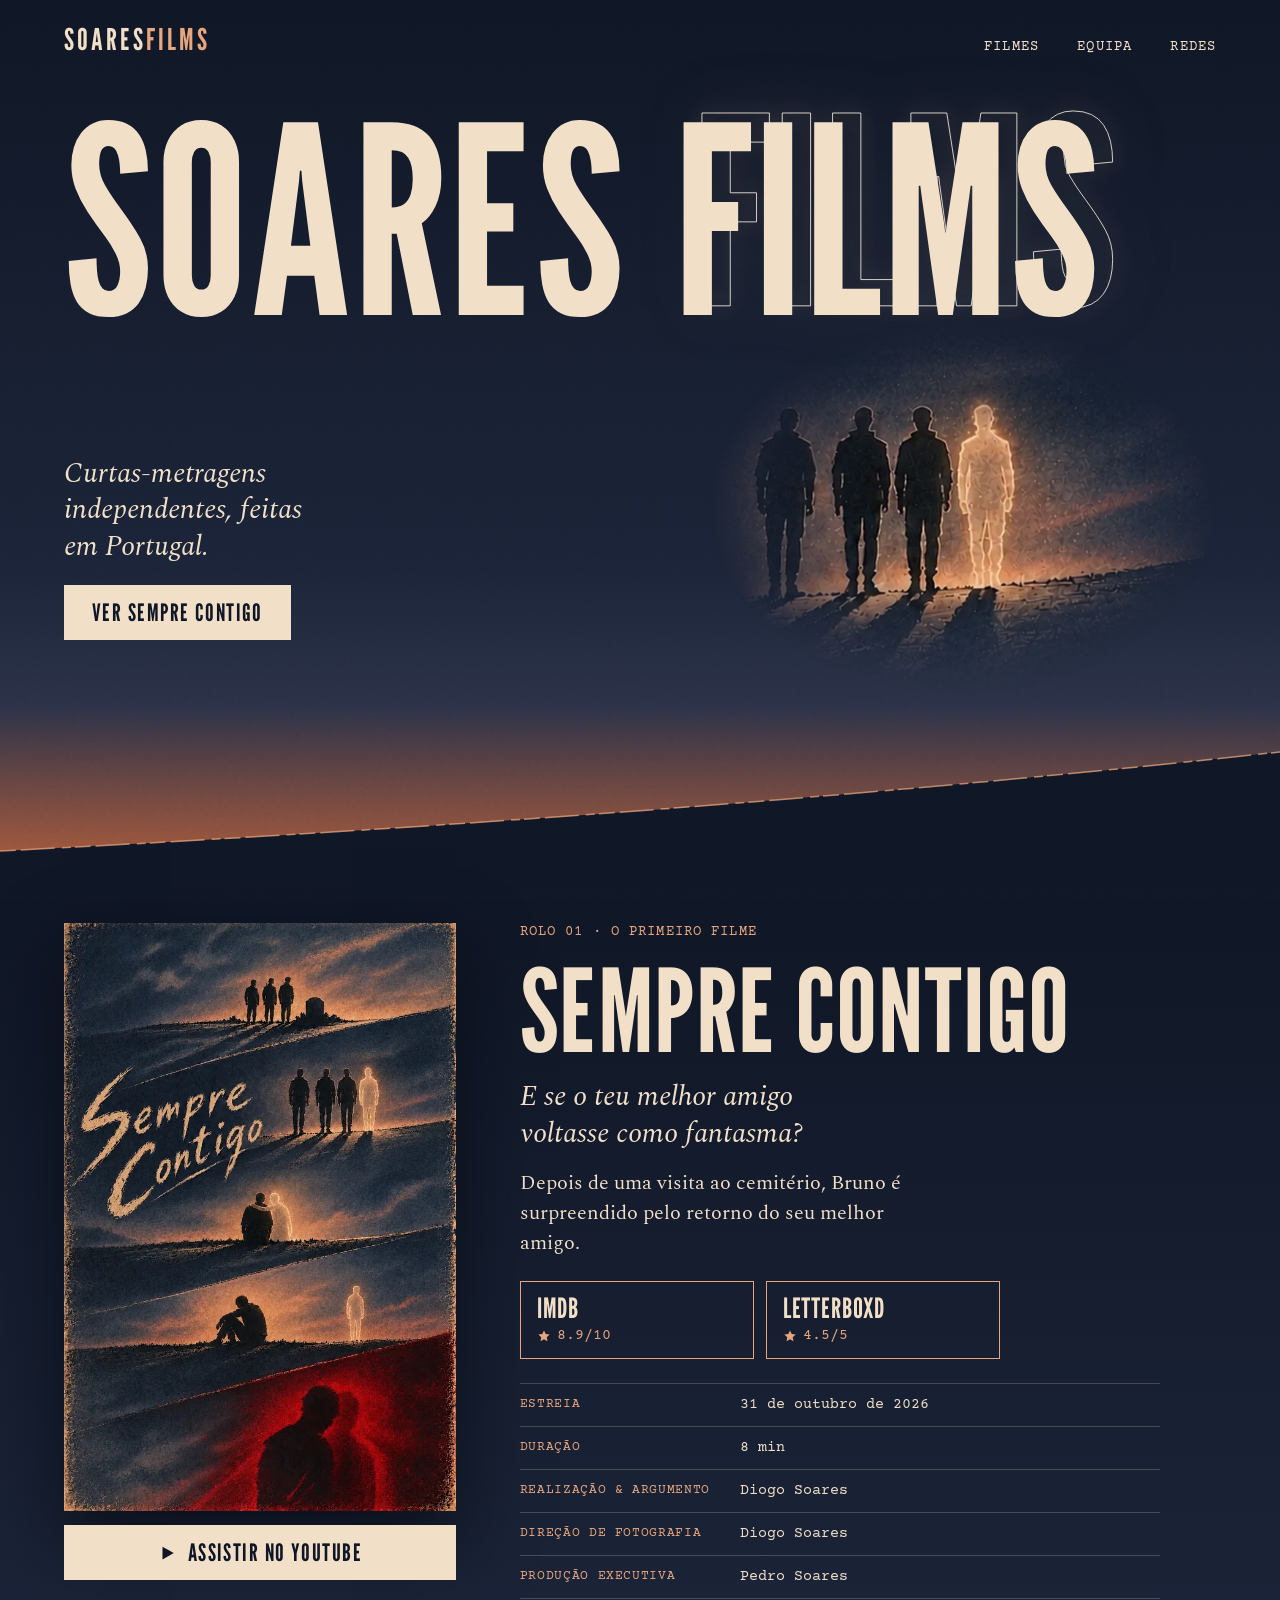
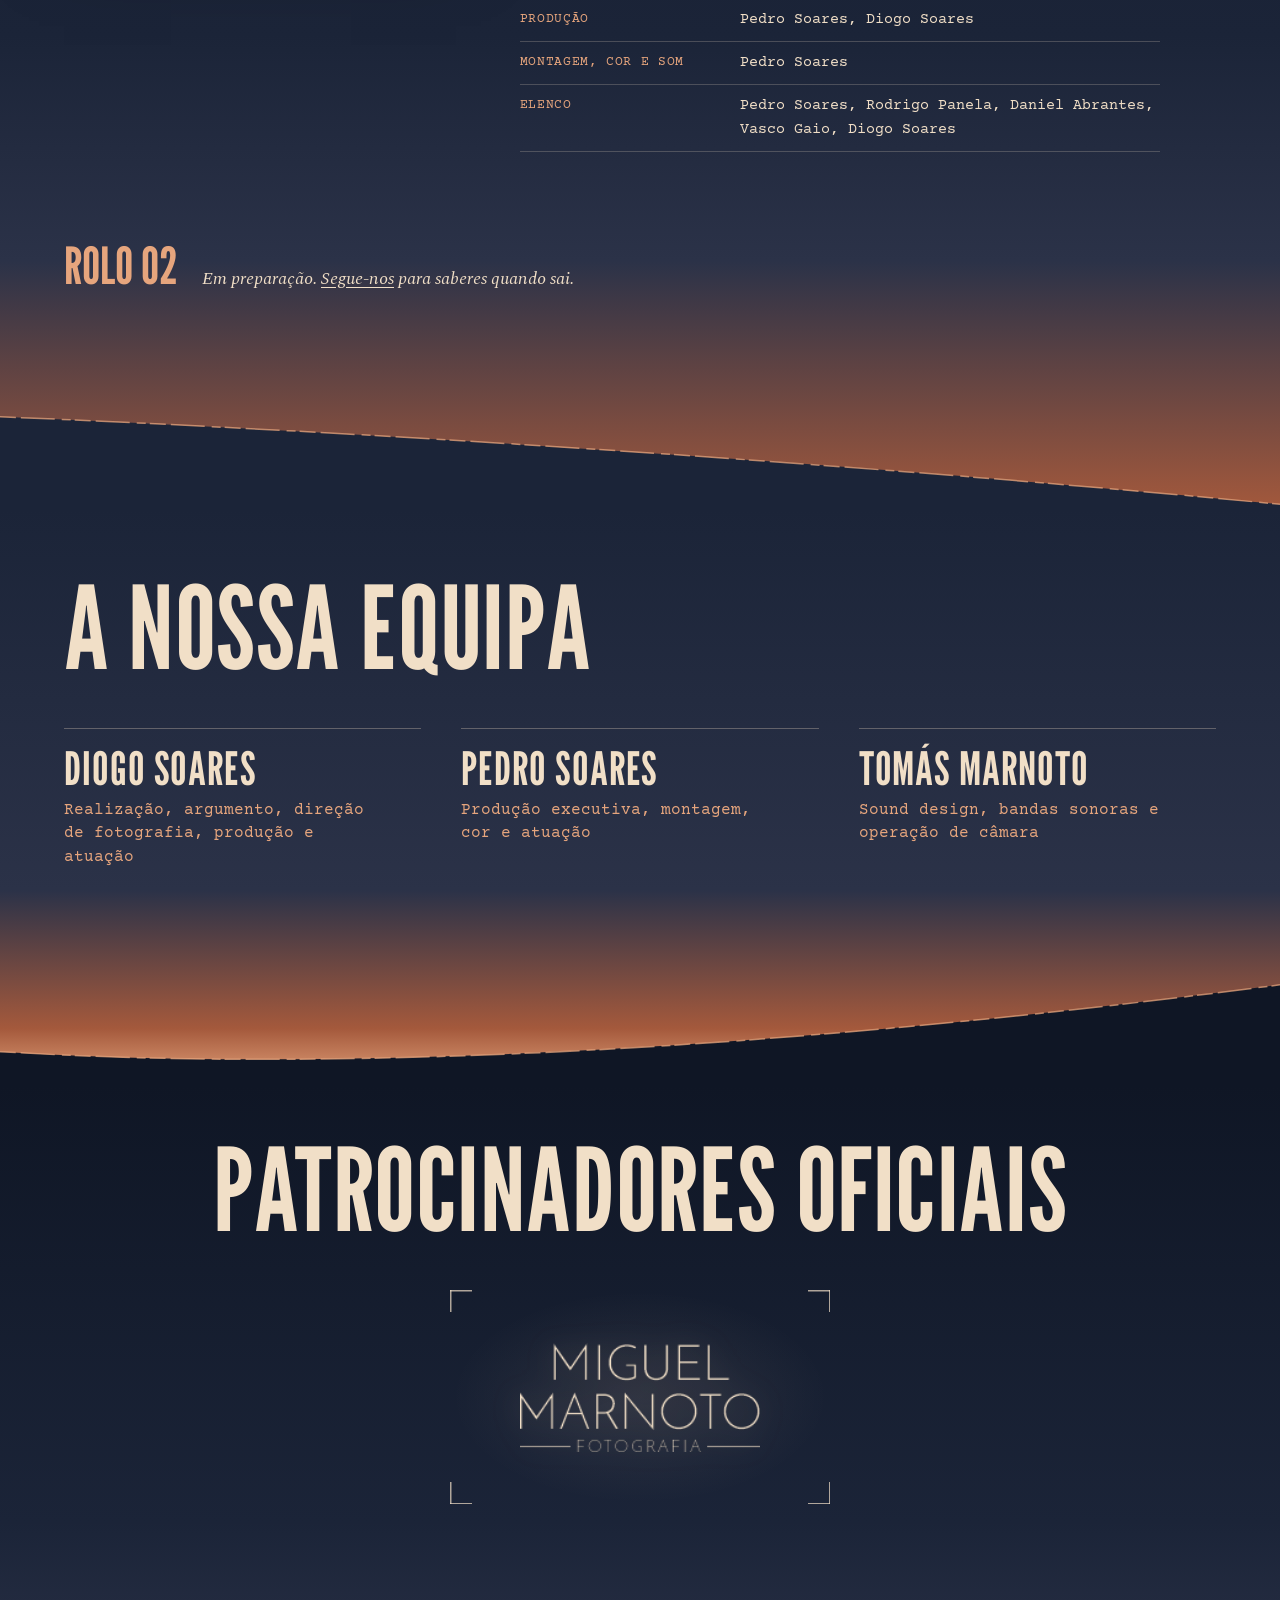
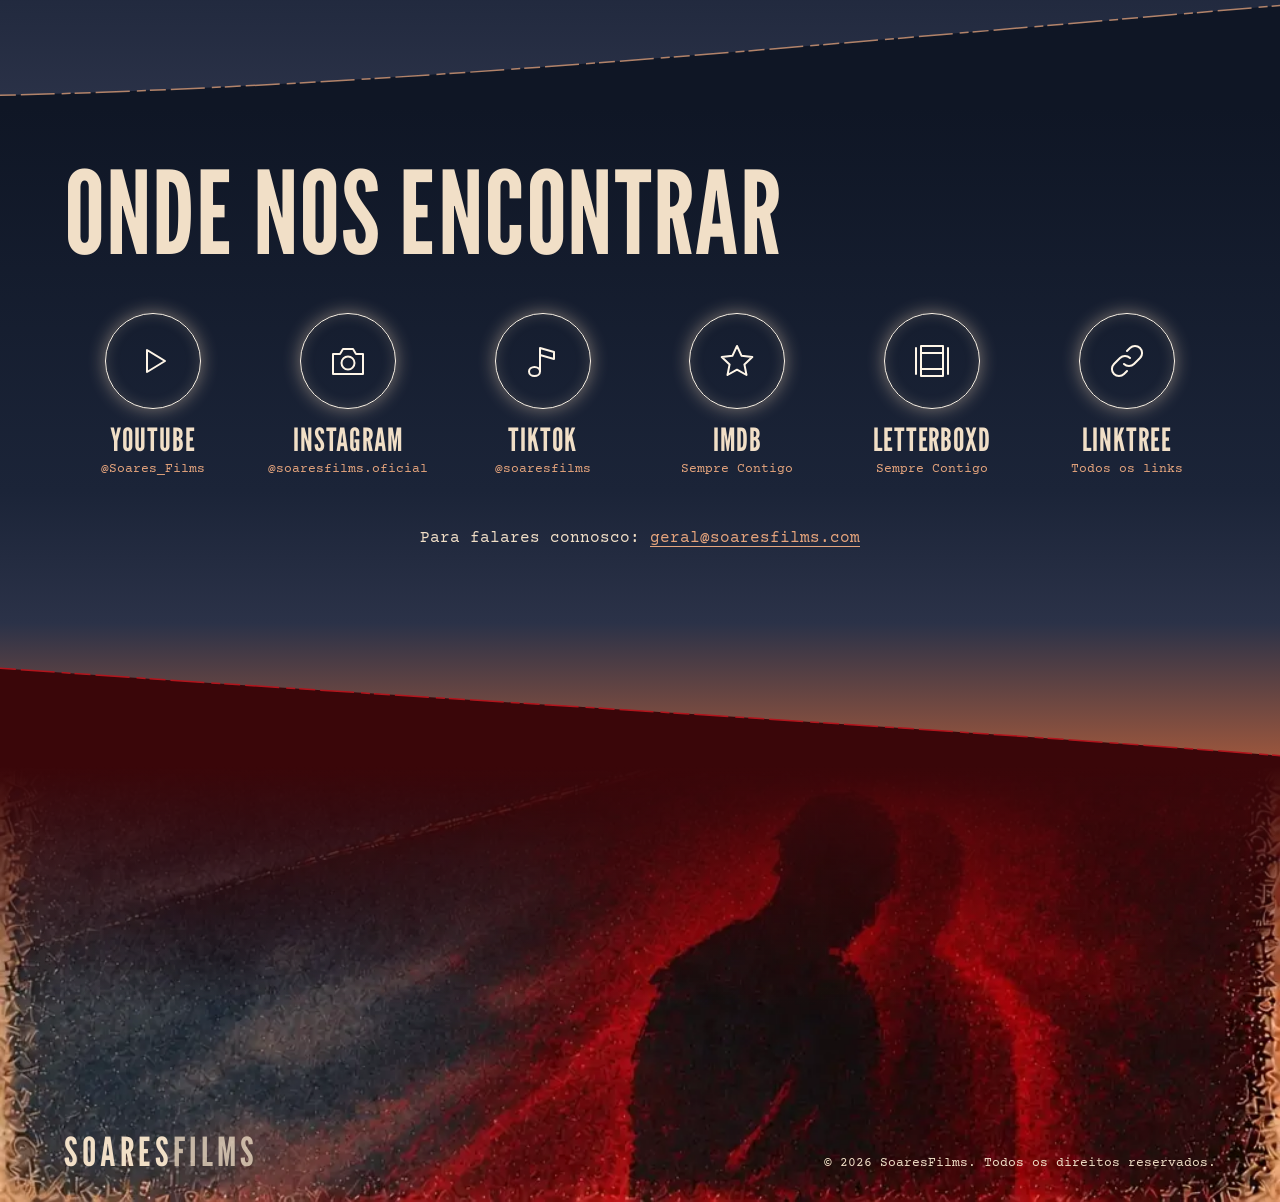
<file: index.html>
<!DOCTYPE html>
<html lang="pt-PT">
<head>
  <meta charset="utf-8">
  <meta name="viewport" content="width=device-width, initial-scale=1, viewport-fit=cover">
  <title>SoaresFilms</title>
  <meta name="description" content="SoaresFilms é uma produtora independente de curtas-metragens em Portugal. Vê o nosso primeiro filme, Sempre Contigo, no YouTube.">
  <meta name="theme-color" content="#0f1625">
  <meta http-equiv="Content-Security-Policy" content="default-src 'self'; script-src 'self'; style-src 'self'; img-src 'self' data:; font-src 'self'; connect-src 'self'; object-src 'none'; base-uri 'self'; form-action 'none'; upgrade-insecure-requests">
  <meta name="referrer" content="strict-origin-when-cross-origin">

  <link rel="canonical" href="https://soaresfilms.com/">
  <meta property="og:type" content="website">
  <meta property="og:locale" content="pt_PT">
  <meta property="og:site_name" content="SoaresFilms">
  <meta property="og:title" content="SoaresFilms">
  <meta property="og:description" content="Curtas-metragens independentes, feitas em Portugal. Vê o nosso primeiro filme, Sempre Contigo.">
  <meta property="og:url" content="https://soaresfilms.com/">
  <meta property="og:image" content="https://soaresfilms.com/assets/img/og.jpg">
  <meta property="og:image:width" content="1200">
  <meta property="og:image:height" content="630">
  <meta name="twitter:card" content="summary_large_image">

  <link rel="icon" href="favicon.ico" sizes="32x32">
  <link rel="icon" href="assets/img/favicon.svg" type="image/svg+xml">
  <link rel="apple-touch-icon" href="assets/img/apple-touch-icon.png">
  <link rel="preload" href="assets/fonts/league-gothic-latin-400-normal.woff2" as="font" type="font/woff2" crossorigin>
  <link rel="stylesheet" href="css/style.css?v=3">

  <script type="application/ld+json">
  {
    "@context": "https://schema.org",
    "@graph": [
      {
        "@type": "Organization",
        "@id": "https://soaresfilms.com/#org",
        "name": "SoaresFilms",
        "url": "https://soaresfilms.com/",
        "email": "geral@soaresfilms.com",
        "sameAs": [
          "https://www.youtube.com/@Soares_Films",
          "https://www.instagram.com/soaresfilms.oficial",
          "https://www.tiktok.com/@soaresfilms",
          "https://linktr.ee/soaresfilms.oficial"
        ]
      },
      {
        "@type": "Movie",
        "name": "Sempre Contigo",
        "description": "Depois de uma visita ao cemitério, Bruno é surpreendido pelo retorno do seu melhor amigo.",
        "inLanguage": "pt-PT",
        "datePublished": "2026-10-31",
        "duration": "PT8M",
        "image": "https://soaresfilms.com/assets/img/poster-1024.webp",
        "url": "https://youtu.be/XMKvdy-eD1A",
        "sameAs": [
          "https://www.imdb.com/title/tt50521916",
          "https://letterboxd.com/film/always-with-you-2026"
        ],
        "productionCompany": { "@id": "https://soaresfilms.com/#org" },
        "director": { "@type": "Person", "name": "Diogo Soares" },
        "author": { "@type": "Person", "name": "Diogo Soares" },
        "producer": [
          { "@type": "Person", "name": "Pedro Soares" },
          { "@type": "Person", "name": "Diogo Soares" }
        ],
        "actor": [
          { "@type": "Person", "name": "Pedro Soares" },
          { "@type": "Person", "name": "Rodrigo Panela" },
          { "@type": "Person", "name": "Daniel Abrantes" },
          { "@type": "Person", "name": "Vasco Gaio" },
          { "@type": "Person", "name": "Diogo Soares" }
        ]
      }
    ]
  }
  </script>
</head>
<body>
  <a class="skip" href="#filmes">Saltar para os filmes</a>
  <div class="grain" aria-hidden="true"></div>

  <section class="band band--hero">
    <div class="band__inner">
      <header class="top wrap">
        <a class="wordmark" href="#" aria-label="SoaresFilms, início">SOARES<span>FILMS</span></a>
        <nav class="nav" aria-label="Principal">
          <a href="#filmes">Filmes</a>
          <a href="#equipa">Equipa</a>
          <a href="#redes">Redes</a>
        </nav>
      </header>

      <div class="hero wrap">
        <h1 class="title">
          <span class="title__line">Soares</span>
          <span class="title__line title__ghost" data-ghost="Films">Films</span>
        </h1>
        <div class="hero__foot">
          <div class="hero__copy">
            <p class="tagline">Curtas-metragens independentes, feitas em&nbsp;Portugal.</p>
            <a class="btn" href="#filmes">Ver Sempre Contigo</a>
          </div>
          <figure class="hero__scene" aria-hidden="true">
            <img src="assets/img/scene-ghost.webp" srcset="assets/img/scene-ghost-690.webp 690w, assets/img/scene-ghost.webp 1380w" sizes="(min-width: 760px) 44vw, 92vw" width="1380" height="1020" fetchpriority="high" alt="">
          </figure>
        </div>
      </div>
    </div>
  </section>

  <section class="band band--film" id="filmes">
    <svg class="ridge" viewBox="0 0 1000 100" preserveAspectRatio="none" aria-hidden="true">
      <path class="ridge__fill" d="M0 92C280 76 640 50 1000 6V100H0Z"/>
      <path class="ridge__line" d="M0 92C280 76 640 50 1000 6"/>
    </svg>
    <div class="band__inner">
      <!-- Curta nova: copia todo o <article class="film"> e atualiza os dados. -->
      <article class="film wrap">
        <figure class="film__poster">
          <img src="assets/img/poster-1024.webp"
               srcset="assets/img/poster-640.webp 640w, assets/img/poster-1024.webp 1024w"
               sizes="(min-width: 900px) 32vw, 86vw"
               width="1024" height="1536" loading="lazy"
               alt="Poster de Sempre Contigo: silhuetas de amigos em colinas ao entardecer, com um deles transformado numa figura luminosa, e duas sombras sobre fundo vermelho.">
          <a class="btn btn--wide" href="https://youtu.be/XMKvdy-eD1A" target="_blank" rel="noopener noreferrer">
            <svg viewBox="0 0 24 24" width="18" height="18" aria-hidden="true"><path fill="currentColor" d="M6 3.5v17l15-8.5z"/></svg>
            Assistir no YouTube
          </a>
        </figure>
        <div class="film__text">
          <p class="slug">Rolo 01 &middot; O primeiro filme</p>
          <h2 class="h2">Sempre Contigo</h2>
          <p class="tagline">E se o teu melhor amigo voltasse como&nbsp;fantasma?</p>
          <p class="lead">Depois de uma visita ao cemitério, Bruno é surpreendido pelo retorno do seu melhor amigo.</p>
          <div class="rates">
            <a class="rate" href="https://www.imdb.com/title/tt50521916" target="_blank" rel="noopener noreferrer">
              <span class="rate__site">IMDb</span>
              <span class="rate__score"><svg viewBox="0 0 24 24" width="14" height="14" aria-hidden="true"><path fill="currentColor" d="m12 2.5 2.9 6.2 6.8.8-5 4.7 1.3 6.7-6-3.3-6 3.3 1.3-6.7-5-4.7 6.8-.8z"/></svg>
                <!-- NOTA DO IMDB: troca o texto da linha seguinte, por exemplo 8,4/10 -->
                8.9/10
              </span>
            </a>
            <a class="rate" href="https://letterboxd.com/film/always-with-you-2026" target="_blank" rel="noopener noreferrer">
              <span class="rate__site">Letterboxd</span>
              <span class="rate__score"><svg viewBox="0 0 24 24" width="14" height="14" aria-hidden="true"><path fill="currentColor" d="m12 2.5 2.9 6.2 6.8.8-5 4.7 1.3 6.7-6-3.3-6 3.3 1.3-6.7-5-4.7 6.8-.8z"/></svg>
                <!-- NOTA DO LETTERBOXD: troca o texto da linha seguinte, por exemplo 4,1/5 -->
                4.5/5
              </span>
            </a>
          </div>

          <dl class="sheet">
            <div><dt>Estreia</dt><dd>31 de outubro de 2026</dd></div>
            <div><dt>Duração</dt><dd>8 min</dd></div>
            <div><dt>Realização &amp; Argumento</dt><dd>Diogo Soares</dd></div>
            <div><dt>Direção de fotografia</dt><dd>Diogo Soares</dd></div>
            <div><dt>Produção executiva</dt><dd>Pedro Soares</dd></div>
            <div><dt>Produção</dt><dd>Pedro Soares, Diogo Soares</dd></div>
            <div><dt>Montagem, cor e som</dt><dd>Pedro Soares</dd></div>
            <div><dt>Elenco</dt><dd>Pedro Soares, Rodrigo Panela, Daniel Abrantes, Vasco Gaio, Diogo Soares</dd></div>
          </dl>
        </div>
      </article>
      <div class="next wrap">
        <p class="next__reel">Rolo 02</p>
        <p class="next__state">Em preparação. <a href="#redes">Segue-nos</a> para saberes quando sai.</p>
      </div>
    </div>
  </section>

  <section class="band band--about" id="equipa">
    <svg class="ridge" viewBox="0 0 1000 100" preserveAspectRatio="none" aria-hidden="true">
      <path class="ridge__fill" d="M0 18C340 34 700 62 1000 94V100H0Z"/>
      <path class="ridge__line" d="M0 18C340 34 700 62 1000 94"/>
    </svg>
    <div class="band__inner">
      <div class="about wrap">
        <h2 class="h2">A nossa equipa</h2>
        <ul class="people">
          <li><h3 class="h3">Diogo Soares</h3><p>Realização, argumento, direção de fotografia, produção e atuação</p></li>
          <li><h3 class="h3">Pedro Soares</h3><p>Produção executiva, montagem, cor e atuação</p></li>
          <li><h3 class="h3">Tomás Marnoto</h3><p>Sound design, bandas sonoras e operação de câmara</p></li>
        </ul>
      </div>
    </div>
  </section>

  <section class="band band--sponsors" id="patrocinadores">
    <svg class="ridge" viewBox="0 0 1000 100" preserveAspectRatio="none" aria-hidden="true">
      <path class="ridge__fill" d="M0 70C260 88 600 70 1000 12V100H0Z"/>
      <path class="ridge__line" d="M0 70C260 88 600 70 1000 12"/>
    </svg>
    <div class="band__inner">
      <div class="sponsors wrap">
        <h2 class="h2">Patrocinadores oficiais</h2>
        <!-- Patrocinador novo: copia o <li class="sponsor"> e troca o link, o logo e os textos. -->
        <ul class="sponsors__list">
          <li class="sponsor">
            <a class="sponsor__frame" href="https://miguelmarnoto.pt" target="_blank" rel="sponsored noopener noreferrer" aria-label="Miguel Marnoto Fotografia, abrir o website">
              <img src="assets/img/patrocinadores/miguel-marnoto.webp" width="195" height="89" loading="lazy" alt="Miguel Marnoto Fotografia">
            </a>
          </li>
        </ul>
      </div>
    </div>
  </section>

  <section class="band band--social" id="redes">
    <svg class="ridge" viewBox="0 0 1000 100" preserveAspectRatio="none" aria-hidden="true">
      <path class="ridge__fill" d="M0 88C300 80 620 46 1000 10V100H0Z"/>
      <path class="ridge__line" d="M0 88C300 80 620 46 1000 10"/>
    </svg>
    <div class="band__inner">
      <div class="social wrap">
        <h2 class="h2">Onde nos encontrar</h2>
        <ul class="tiles">
          <li><a class="tile" href="https://www.youtube.com/@Soares_Films" target="_blank" rel="noopener noreferrer">
            <span class="tile__ring"><svg viewBox="0 0 48 48" aria-hidden="true"><path d="M18 13v22l18-11z"/></svg></span>
            <span class="tile__name">YouTube</span>
            <span class="tile__handle">@Soares_Films</span>
          </a></li>
          <li><a class="tile" href="https://www.instagram.com/soaresfilms.oficial" target="_blank" rel="noopener noreferrer">
            <span class="tile__ring"><svg viewBox="0 0 48 48" aria-hidden="true"><path d="M9 17h7l3-5h10l3 5h7v20H9z"/><circle cx="24" cy="26" r="6.5"/></svg></span>
            <span class="tile__name">Instagram</span>
            <span class="tile__handle">@soaresfilms.oficial</span>
          </a></li>
          <li><a class="tile" href="https://www.tiktok.com/@soaresfilms" target="_blank" rel="noopener noreferrer">
            <span class="tile__ring"><svg viewBox="0 0 48 48" aria-hidden="true"><path d="M21 34V11l14 4v7l-14-4"/><ellipse cx="15.5" cy="34.5" rx="5.5" ry="4.5"/></svg></span>
            <span class="tile__name">TikTok</span>
            <span class="tile__handle">@soaresfilms</span>
          </a></li>
          <li><a class="tile" href="https://www.imdb.com/title/tt50521916" target="_blank" rel="noopener noreferrer">
            <span class="tile__ring"><svg viewBox="0 0 48 48" aria-hidden="true"><path d="m24 9 4.6 9.8 10.7 1.3-7.9 7.3 2.1 10.6-9.5-5.3-9.5 5.3 2.1-10.6-7.9-7.3 10.7-1.3z"/></svg></span>
            <span class="tile__name">IMDb</span>
            <span class="tile__handle">Sempre Contigo</span>
          </a></li>
          <li><a class="tile" href="https://letterboxd.com/film/always-with-you-2026" target="_blank" rel="noopener noreferrer">
            <span class="tile__ring"><svg viewBox="0 0 48 48" aria-hidden="true"><path d="M13 9h22v30H13zM13 16h22M13 32h22M8 11v26M40 11v26"/></svg></span>
            <span class="tile__name">Letterboxd</span>
            <span class="tile__handle">Sempre Contigo</span>
          </a></li>
          <li><a class="tile" href="https://linktr.ee/soaresfilms.oficial" target="_blank" rel="noopener noreferrer">
            <span class="tile__ring"><svg viewBox="0 0 48 48" aria-hidden="true"><path d="M21 27a7 7 0 0 0 10 0l6-6a7 7 0 0 0-10-10l-3 3"/><path d="M27 21a7 7 0 0 0-10 0l-6 6a7 7 0 0 0 10 10l3-3"/></svg></span>
            <span class="tile__name">Linktree</span>
            <span class="tile__handle">Todos os links</span>
          </a></li>
        </ul>
        <p class="contact">Para falares connosco: <a href="mailto:geral@soaresfilms.com">geral@soaresfilms.com</a></p>
      </div>
    </div>
  </section>

  <footer class="band band--end">
    <svg class="ridge" viewBox="0 0 1000 100" preserveAspectRatio="none" aria-hidden="true">
      <path class="ridge__fill" d="M0 14C320 40 660 60 1000 90V100H0Z"/>
      <path class="ridge__line" d="M0 14C320 40 660 60 1000 90"/>
    </svg>
    <div class="band__inner">
      <div class="end wrap">
        <p class="wordmark wordmark--end">SOARES<span>FILMS</span></p>
        <p class="end__legal">&copy; 2026 SoaresFilms. Todos os direitos reservados.</p>
      </div>
    </div>
  </footer>

  <script src="js/main.js?v=2" defer></script>
</body>
</html>
</file>
<file: css/style.css>
/* Conceito: a página é o poster. Cada secção é uma colina cortada na diagonal,
   com brilho de entardecer no horizonte. Quem faz scroll desce do azul ao vermelho. */
:root {
  --night: #0f1625;
  --dusk: #1b2438;
  --slate: #2b3248;
  --ember: #e6a57d;
  --rust: #a4593c;
  --bone: #f1dfc7;
  --mist: #b9b5ae;
  --blood: #b3141c;
  --clot: #3a0609;

  --display: "League Gothic", "Arial Narrow", "Liberation Sans Narrow", sans-serif;
  --slugline: "Courier Prime", "Courier New", monospace;
  --body: "Spectral", Georgia, serif;

  --gutter: clamp(16px, 5vw, 72px);
  --ridge: clamp(44px, 9vw, 132px);
  color-scheme: dark;
}

@font-face { font-family: "League Gothic"; src: url("../assets/fonts/league-gothic-latin-400-normal.woff2") format("woff2"); font-display: swap; }
@font-face { font-family: "Courier Prime"; src: url("../assets/fonts/courier-prime-latin-400-normal.woff2") format("woff2"); font-display: swap; }
@font-face { font-family: "Spectral"; src: url("../assets/fonts/spectral-latin-400-normal.woff2") format("woff2"); font-display: swap; }
@font-face { font-family: "Spectral"; font-style: italic; src: url("../assets/fonts/spectral-latin-400-italic.woff2") format("woff2"); font-display: swap; }

*, *::before, *::after { box-sizing: border-box; }
html { scroll-behavior: smooth; -webkit-text-size-adjust: 100%; }
body {
  margin: 0;
  background: var(--night);
  color: var(--bone);
  font: 400 1.125rem/1.6 var(--body);
  -webkit-font-smoothing: antialiased;
  overflow-x: clip;
}
img, svg { display: block; max-width: 100%; }
img { height: auto; }
h1, h2, h3, p, dl, dd, ul, figure { margin: 0; padding: 0; }
ul { list-style: none; }
a { color: inherit; }
::selection { background: var(--blood); color: var(--bone); }
:focus-visible { outline: 2px solid var(--ember); outline-offset: 3px; }

.skip {
  position: absolute; left: 16px; top: -60px; z-index: 20;
  background: var(--bone); color: var(--night); padding: 8px 14px;
}
.skip:focus { top: 12px; }

.grain {
  position: fixed; inset: 0; z-index: 9; pointer-events: none; opacity: .07; mix-blend-mode: overlay;
  background-image: url("data:image/svg+xml,%3Csvg viewBox='0 0 220 220' xmlns='http://www.w3.org/2000/svg'%3E%3Cfilter id='n'%3E%3CfeTurbulence type='fractalNoise' baseFrequency='.8' numOctaves='3' stitchTiles='stitch'/%3E%3C/filter%3E%3Crect width='100%25' height='100%25' filter='url(%23n)'/%3E%3C/svg%3E");
}

.wrap {
  width: 100%;
  max-width: 1640px;
  margin-inline: auto;
  padding-left: max(var(--gutter), env(safe-area-inset-left, 0px));
  padding-right: max(var(--gutter), env(safe-area-inset-right, 0px));
}

/* Colinas */
.band { position: relative; --top: var(--dusk); }
.band + .band { margin-top: calc(-1 * var(--ridge)); }
.ridge { width: 100%; height: var(--ridge); margin-bottom: -1px; position: relative; }
.ridge__fill { fill: var(--top); }
.ridge__line {
  fill: none; stroke: var(--ember); stroke-width: 1.5;
  stroke-dasharray: 16 5 34 7 9 4;
  vector-effect: non-scaling-stroke; opacity: .75;
}
.band__inner { position: relative; }

.band--hero { --top: var(--night); }
.band--hero .band__inner {
  background: linear-gradient(var(--night) 0, var(--dusk) 66%, var(--slate) 82%, var(--rust) 100%);
  padding-bottom: calc(var(--ridge) + clamp(28px, 4vw, 64px));
}
.band--film { --top: var(--night); }
.band--film .band__inner {
  background: linear-gradient(var(--night) 0, var(--dusk) 62%, var(--slate) 80%, var(--rust) 100%);
  padding-top: clamp(32px, 5vw, 72px);
  padding-bottom: calc(var(--ridge) + clamp(56px, 8vw, 112px));
}
.band--about { --top: var(--dusk); }
.band--about .band__inner {
  background: linear-gradient(var(--dusk) 0, var(--slate) 66%, var(--rust) 90%, var(--ember) 100%);
  padding-top: clamp(32px, 5vw, 72px);
  padding-bottom: calc(var(--ridge) + clamp(56px, 8vw, 112px));
}
.band--social { --top: var(--night); }
.band--social .band__inner {
  background: linear-gradient(var(--night) 0, var(--dusk) 58%, var(--slate) 78%, var(--rust) 100%);
  padding-top: clamp(24px, 4vw, 56px);
  padding-bottom: calc(var(--ridge) + clamp(56px, 8vw, 104px));
}
.band--end { --top: var(--clot); }
.band--end .ridge__line { stroke: var(--blood); opacity: 1; }
.band--end .band__inner {
  background:
    linear-gradient(var(--clot) 0, rgba(58, 6, 9, 0) 55%),
    var(--clot) url("../assets/img/footer-red.webp") center bottom / cover no-repeat;
  min-height: clamp(280px, 34vw, 460px);
  display: flex; align-items: flex-end;
  padding-bottom: 28px;
}

/* Tipografia partilhada */
.slug {
  font: 400 .875rem/1.3 var(--slugline);
  text-transform: uppercase;
  letter-spacing: .08em;
  color: var(--ember);
}
.h2 {
  font: 400 clamp(3.5rem, 9vw, 7.5rem)/.92 var(--display);
  text-transform: uppercase;
  letter-spacing: .005em;
  text-wrap: balance;
}
.h3 {
  font: 400 clamp(1.75rem, 3vw, 2.5rem)/1 var(--display);
  text-transform: uppercase;
  letter-spacing: .02em;
}

/* Topo */
.top {
  display: flex; flex-wrap: wrap; align-items: baseline; justify-content: space-between;
  gap: 8px 32px;
  padding-top: max(24px, env(safe-area-inset-top, 0px));
  padding-bottom: 24px;
  position: relative; z-index: 3;
}
.wordmark {
  font: 400 1.875rem/1 var(--display);
  letter-spacing: .1em;
  text-decoration: none;
  color: var(--bone);
}
.wordmark span { color: var(--ember); }
.nav { display: flex; gap: clamp(16px, 3vw, 40px); }
.nav a {
  font: 400 .875rem/1.8 var(--slugline);
  text-transform: uppercase; letter-spacing: .08em;
  text-decoration: none; color: var(--bone);
  border-bottom: 1px solid transparent;
  transition: border-color .25s, color .25s;
}
.nav a:hover { color: var(--ember); border-color: var(--ember); }

/* Hero */
.hero { padding-top: clamp(8px, 2vw, 24px); }
.hero__foot { display: grid; grid-template-columns: minmax(0, 1fr); padding-top: 28px; }
.hero__copy { min-width: 0; display: flex; flex-direction: column; align-items: flex-start; gap: 20px; position: relative; z-index: 2; }
.hero__scene img {
  width: 100%;
  -webkit-mask-image: radial-gradient(ellipse 50% 50% at 50% 50%, #000 42%, transparent 100%);
  mask-image: radial-gradient(ellipse 50% 50% at 50% 50%, #000 42%, transparent 100%);
}
.title {
  font: 400 clamp(6.5rem, 33vw, 12rem)/.84 var(--display);
  text-transform: uppercase;
  color: var(--bone);
  letter-spacing: .005em;
  position: relative; z-index: 2; isolation: isolate;
}
.title__line { display: block; }

/* O fantasma: uma cópia luminosa da palavra, ao lado da palavra sólida, como no poster. */
.title__ghost { position: relative; width: max-content; max-width: 100%; }
.title__ghost::before {
  content: attr(data-ghost);
  position: absolute; left: 0; top: 0; z-index: -1;
  pointer-events: none;
  color: transparent;
  -webkit-text-stroke: 1px rgba(255, 246, 232, .8);
  filter: drop-shadow(0 0 10px rgba(255, 225, 190, .85)) drop-shadow(0 0 28px rgba(230, 165, 125, .55));
  transform: translate(calc(.07em + var(--gx, 0px)), calc(-.035em + var(--gy, 0px)));
  animation: appear 2.2s .35s cubic-bezier(.2, .7, .2, 1) backwards;
}
@keyframes appear {
  from { opacity: 0; transform: translate(0, 0); }
}

.tagline { font-style: italic; font-size: clamp(1.25rem, 2.2vw, 1.75rem); line-height: 1.3; max-width: 26ch; }
.btn {
  display: inline-flex; align-items: center; gap: 12px;
  background: var(--bone); color: var(--night);
  font: 400 1.5rem/1 var(--display);
  text-transform: uppercase; letter-spacing: .06em;
  text-decoration: none;
  padding: 16px 28px 15px;
  transition: background .25s, color .25s;
}
.btn--wide { justify-content: center; }
.btn:hover { background: var(--blood); color: var(--bone); }
@media (min-width: 760px) {
  .title {
    display: flex; flex-wrap: wrap; gap: 0 .18em;
    font-size: min(calc((100vw - 2 * var(--gutter) - 24px) / 4.3), 21.5rem);
  }
  .title__ghost { max-width: none; }
  .hero__foot { grid-template-columns: minmax(0, 1fr) minmax(0, 44%); align-items: center; }
  .hero__copy { padding-top: clamp(24px, 3.5vw, 56px); }
  .hero__scene { margin-top: clamp(-64px, -3vw, -16px); }
}

/* Curta */
.film {
  display: grid; grid-template-columns: minmax(0, 1fr); gap: 32px;
}
.film__poster { display: grid; gap: 14px; max-width: 480px; }
.film__poster img { width: 100%; box-shadow: 0 30px 70px rgba(5, 8, 16, .7); }
.film__text { min-width: 0; display: flex; flex-direction: column; align-items: flex-start; gap: 16px; }
.lead { font-size: clamp(1.1875rem, 1.6vw, 1.375rem); line-height: 1.45; max-width: 42ch; }
.rates { display: grid; grid-template-columns: repeat(2, minmax(0, 1fr)); gap: 12px; width: 100%; max-width: 30rem; margin-block: 8px; }
.rate {
  display: flex; flex-direction: column; gap: 4px;
  padding: 12px 16px;
  border: 1px solid var(--ember);
  text-decoration: none;
  transition: background .25s, color .25s;
}
.rate__site { font: 400 1.75rem/1 var(--display); text-transform: uppercase; letter-spacing: .03em; }
.rate__score { display: inline-flex; align-items: center; gap: 6px; font: 400 .9375rem/1.3 var(--slugline); color: var(--ember); transition: color .25s; }
.rate:hover { background: var(--ember); color: var(--night); }
.rate:hover .rate__score { color: var(--night); }
.sheet { display: grid; gap: 0; width: 100%; max-width: 40rem; border-bottom: 1px solid rgba(241, 223, 199, .22); }
.sheet > div {
  display: grid; grid-template-columns: 13rem minmax(0, 1fr); gap: 12px;
  padding-block: 9px; border-top: 1px solid rgba(241, 223, 199, .22);
  font-family: var(--slugline); font-size: .9375rem;
}
.sheet dt { color: var(--ember); text-transform: uppercase; letter-spacing: .05em; font-size: .8125rem; line-height: 1.8; }
.next {
  display: flex; flex-wrap: wrap; align-items: baseline; gap: 4px 24px;
  margin-top: clamp(48px, 7vw, 88px);
}
.next__reel { font: 400 clamp(2.25rem, 4vw, 3.25rem)/1 var(--display); text-transform: uppercase; color: var(--ember); }
.next__state { font-style: italic; }
.next__state a { text-underline-offset: 3px; }
.next__state a:hover { color: var(--ember); }
@media (min-width: 900px) {
  .film { grid-template-columns: minmax(0, 34%) minmax(0, 1fr); gap: 64px; align-items: start; }
  .film__poster { max-width: none; }
}

/* Produtora */
.about { display: grid; gap: clamp(28px, 4vw, 48px); }
.people { display: grid; grid-template-columns: minmax(0, 1fr); gap: 24px; }
.people li { display: grid; gap: 8px; align-content: start; padding-top: 16px; border-top: 1px solid rgba(241, 223, 199, .3); min-width: 0; }
.people .h3 { font-size: clamp(2.25rem, 3.6vw, 3.25rem); }
.people p { font: 400 1rem/1.45 var(--slugline); color: var(--ember); max-width: 30ch; }
@media (min-width: 760px) {
  .people { grid-template-columns: repeat(3, minmax(0, 1fr)); gap: 40px; }
}

/* Redes */
.social { display: grid; gap: clamp(28px, 4vw, 48px); }
.tiles { display: grid; grid-template-columns: repeat(2, minmax(0, 1fr)); gap: 36px 16px; }
.tile {
  display: flex; flex-direction: column; align-items: center; gap: 6px;
  text-align: center; text-decoration: none; min-width: 0;
}
.tile__ring {
  width: 96px; height: 96px; display: grid; place-items: center;
  margin-bottom: 8px;
  border-radius: 50%;
  border: 1.5px solid #fff6e8;
  color: #fff6e8;
  box-shadow: 0 0 18px rgba(255, 225, 190, .45), inset 0 0 14px rgba(255, 225, 190, .18);
  transition: background .3s, color .3s, box-shadow .3s, transform .35s cubic-bezier(.2, .7, .2, 1);
}
.tile__ring svg {
  width: 48px; height: 48px;
  fill: none; stroke: currentColor; stroke-width: 2; stroke-linejoin: round; stroke-linecap: round;
}
.tile:hover .tile__ring {
  background: var(--bone); color: var(--night); transform: translateY(-4px);
  box-shadow: 0 0 34px rgba(255, 225, 190, .85);
}
.tile__name { font: 400 2rem/1 var(--display); text-transform: uppercase; letter-spacing: .03em; }
.tile__handle { font: 400 .8125rem/1.3 var(--slugline); color: var(--ember); max-width: 100%; overflow-wrap: anywhere; }
.contact { font: 400 1rem/1.5 var(--slugline); text-align: center; overflow-wrap: anywhere; }
.contact a { color: var(--ember); text-underline-offset: 4px; }
.contact a:hover { color: var(--bone); }
@media (min-width: 620px) { .tiles { grid-template-columns: repeat(3, minmax(0, 1fr)); } }
@media (min-width: 1100px) { .tiles { grid-template-columns: repeat(6, minmax(0, 1fr)); } }

@media (max-width: 480px) {
  .sheet > div { grid-template-columns: minmax(0, 1fr); gap: 0; }
}

/* Patrocinadores */
.band--sponsors { --top: var(--night); }
.band--sponsors .band__inner {
  background: linear-gradient(var(--night) 0, var(--dusk) 70%, var(--slate) 100%);
  padding-top: clamp(24px, 4vw, 56px);
  padding-bottom: calc(var(--ridge) + clamp(48px, 7vw, 96px));
}
.sponsors { display: grid; justify-items: center; gap: clamp(28px, 4vw, 48px); text-align: center; }
.sponsors__list { display: flex; flex-wrap: wrap; justify-content: center; gap: 40px; width: 100%; }
.sponsor { width: min(100%, 380px); }

/* O logo é o link. Moldura de visor de câmara: no hover os cantos abrem e o logo cresce, como a focar. */
.sponsor__frame {
  --c: rgba(241, 223, 199, .7);
  --g: 0px;
  position: relative; display: grid; place-items: center;
  width: 100%; aspect-ratio: 16 / 9; padding: 12% 14%;
  text-decoration: none;
  background: radial-gradient(ellipse at center, rgba(255, 225, 190, .09), transparent 70%);
}
.sponsor__frame::before {
  content: ""; position: absolute; inset: calc(-1 * var(--g)); pointer-events: none;
  background:
    linear-gradient(var(--c), var(--c)) top left / 22px 1.5px,
    linear-gradient(var(--c), var(--c)) top left / 1.5px 22px,
    linear-gradient(var(--c), var(--c)) top right / 22px 1.5px,
    linear-gradient(var(--c), var(--c)) top right / 1.5px 22px,
    linear-gradient(var(--c), var(--c)) bottom left / 22px 1.5px,
    linear-gradient(var(--c), var(--c)) bottom left / 1.5px 22px,
    linear-gradient(var(--c), var(--c)) bottom right / 22px 1.5px,
    linear-gradient(var(--c), var(--c)) bottom right / 1.5px 22px;
  background-repeat: no-repeat;
  transition: inset .5s cubic-bezier(.2, .7, .2, 1);
}
.sponsor__frame img {
  width: 100%; max-width: 240px; height: auto;
  filter: drop-shadow(0 0 14px rgba(255, 225, 190, .25));
  transition: transform .5s cubic-bezier(.2, .7, .2, 1), filter .5s;
}
.sponsor__frame:hover, .sponsor__frame:focus-visible { --c: var(--bone); --g: 10px; }
.sponsor__frame:hover img, .sponsor__frame:focus-visible img {
  transform: scale(1.07);
  filter: drop-shadow(0 0 22px rgba(255, 225, 190, .55));
}

/* Fim */
.end { display: flex; flex-wrap: wrap; align-items: baseline; justify-content: space-between; gap: 8px 32px; }
.wordmark--end { font-size: 2.5rem; }
.wordmark--end span { color: var(--bone); opacity: .75; }
.end__legal { font: 400 .8125rem/1.5 var(--slugline); color: var(--bone); }

@media (prefers-reduced-motion: reduce) {
  html { scroll-behavior: auto; }
  *, *::before, *::after { animation: none !important; transition: none !important; }
}
</file>
